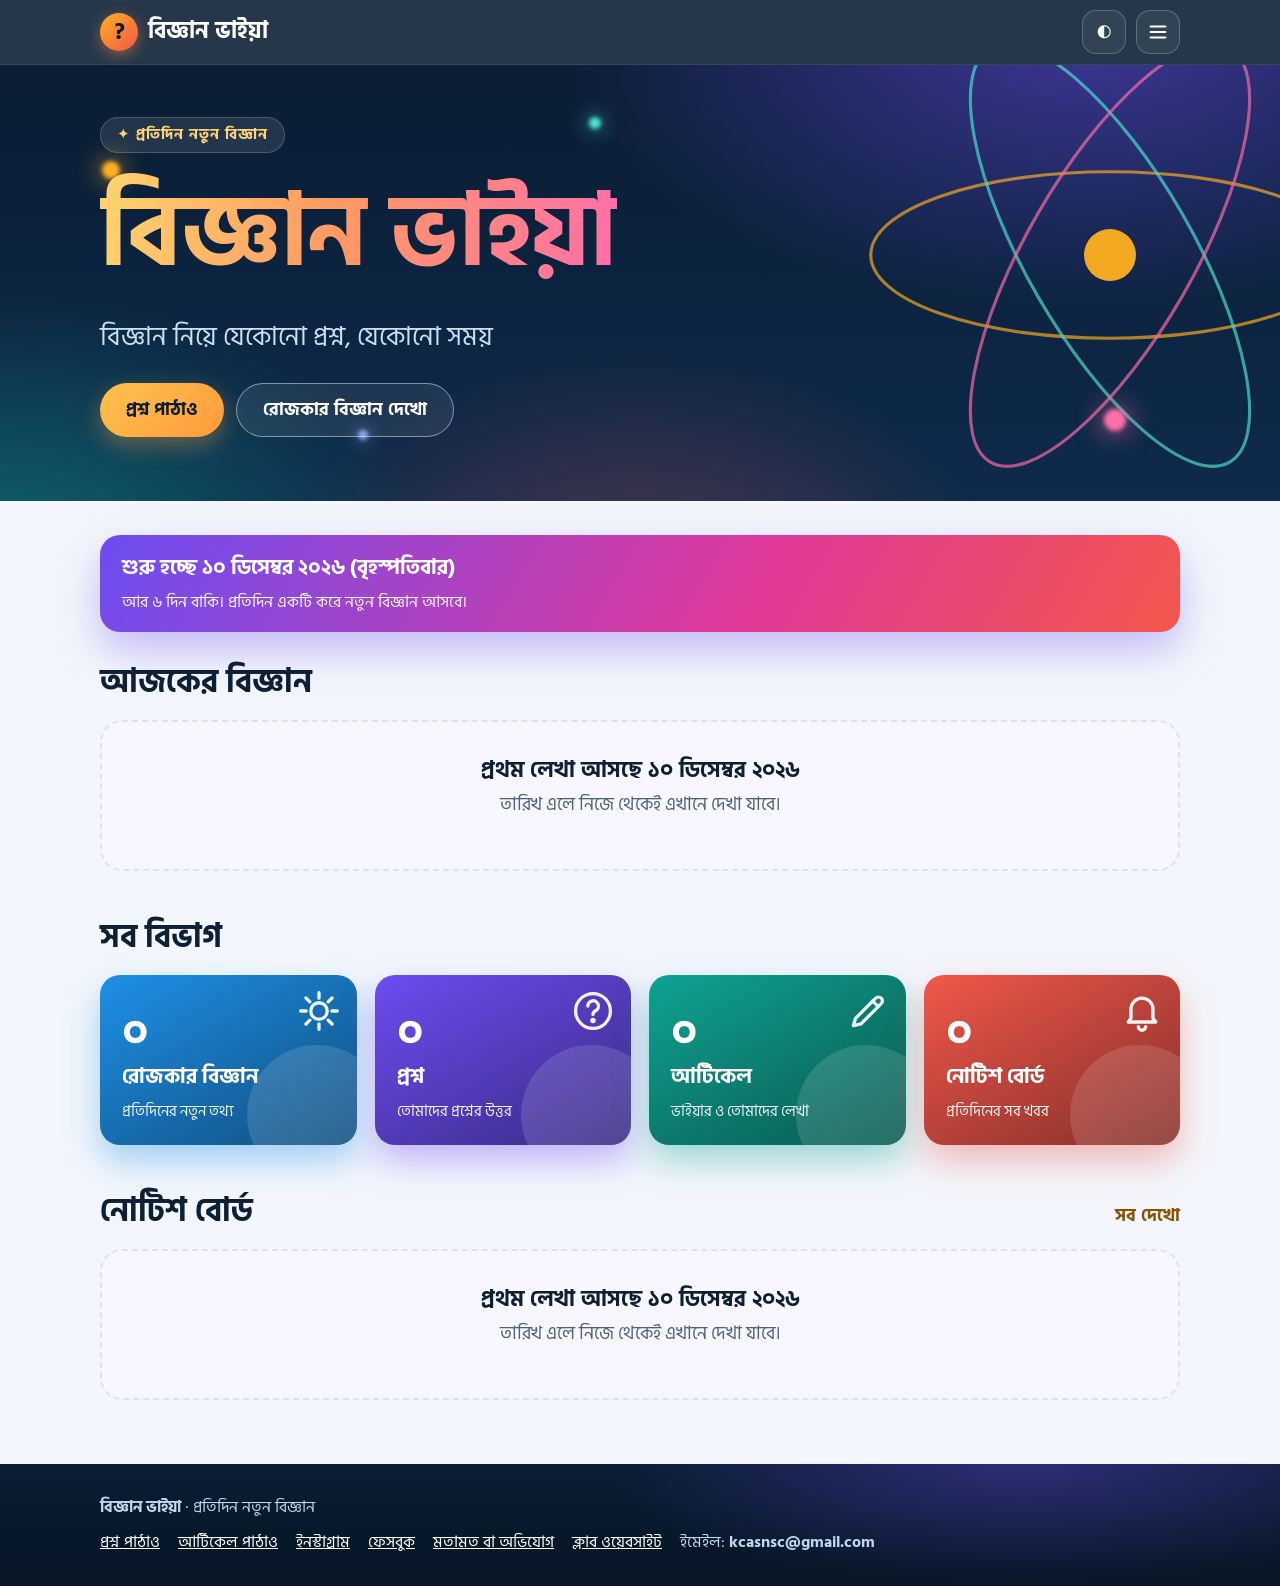
<file: index.html>
<!doctype html>
<html lang="bn">
<head>
<meta charset="utf-8">
<meta name="viewport" content="width=device-width, initial-scale=1, viewport-fit=cover">
<title>বিজ্ঞান ভাইয়া</title>
<link rel="stylesheet" href="https://fonts.googleapis.com/css2?family=Hind+Siliguri:wght@400;600;700&display=swap">
<link rel="stylesheet" href="style.css">
</head>
<body>
<div id="root" data-page="index"></div>
<script src="data.js"></script>
<script src="app.js"></script>
</body>
</html>
</file>
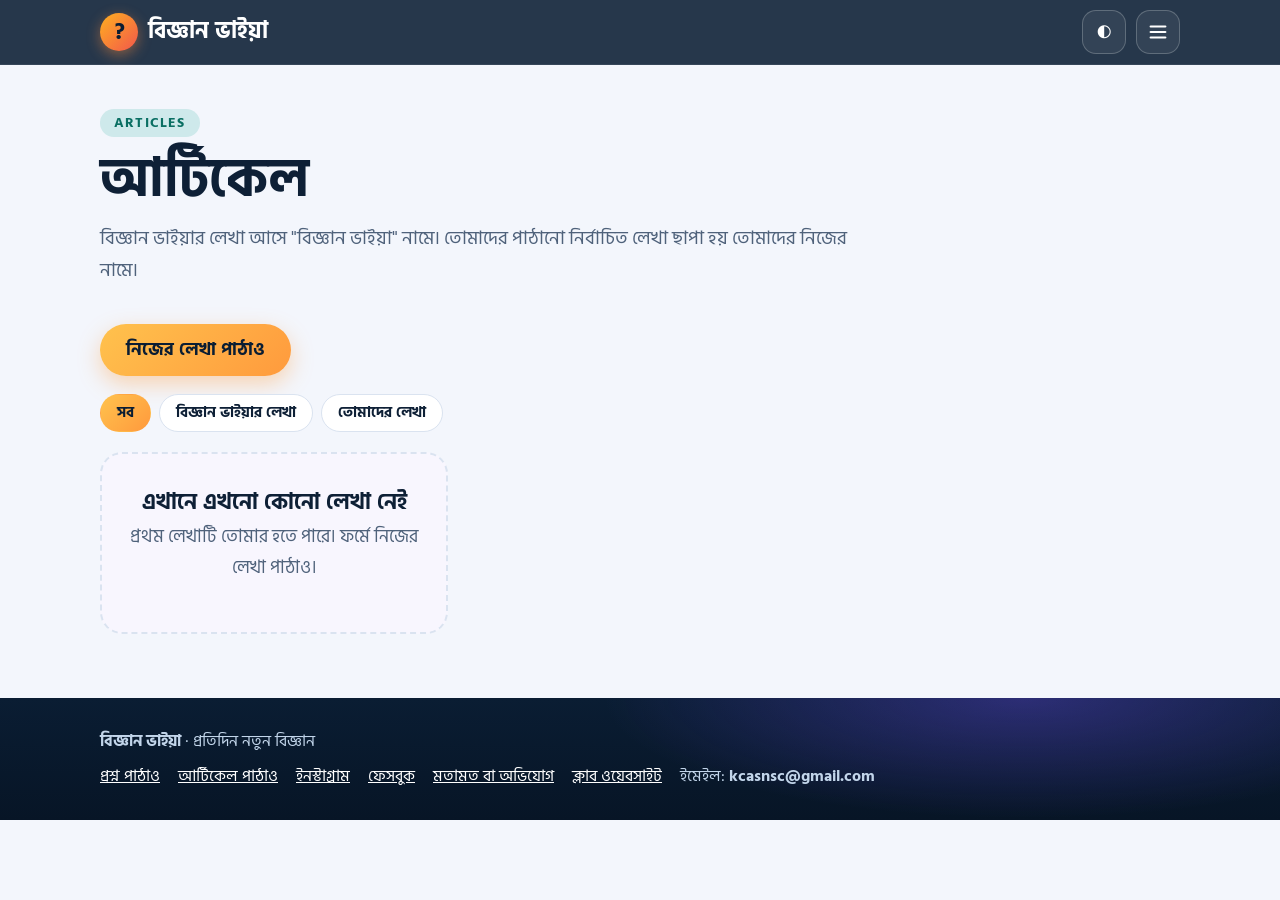
<file: article.html>
<!doctype html>
<html lang="bn">
<head>
<meta charset="utf-8">
<meta name="viewport" content="width=device-width, initial-scale=1, viewport-fit=cover">
<title>আর্টিকেল · বিজ্ঞান ভাইয়া</title>
<link rel="stylesheet" href="https://fonts.googleapis.com/css2?family=Hind+Siliguri:wght@400;600;700&display=swap">
<link rel="stylesheet" href="style.css">
</head>
<body>
<div id="root" data-page="article"></div>
<script src="data.js"></script>
<script src="app.js"></script>
</body>
</html>
</file>
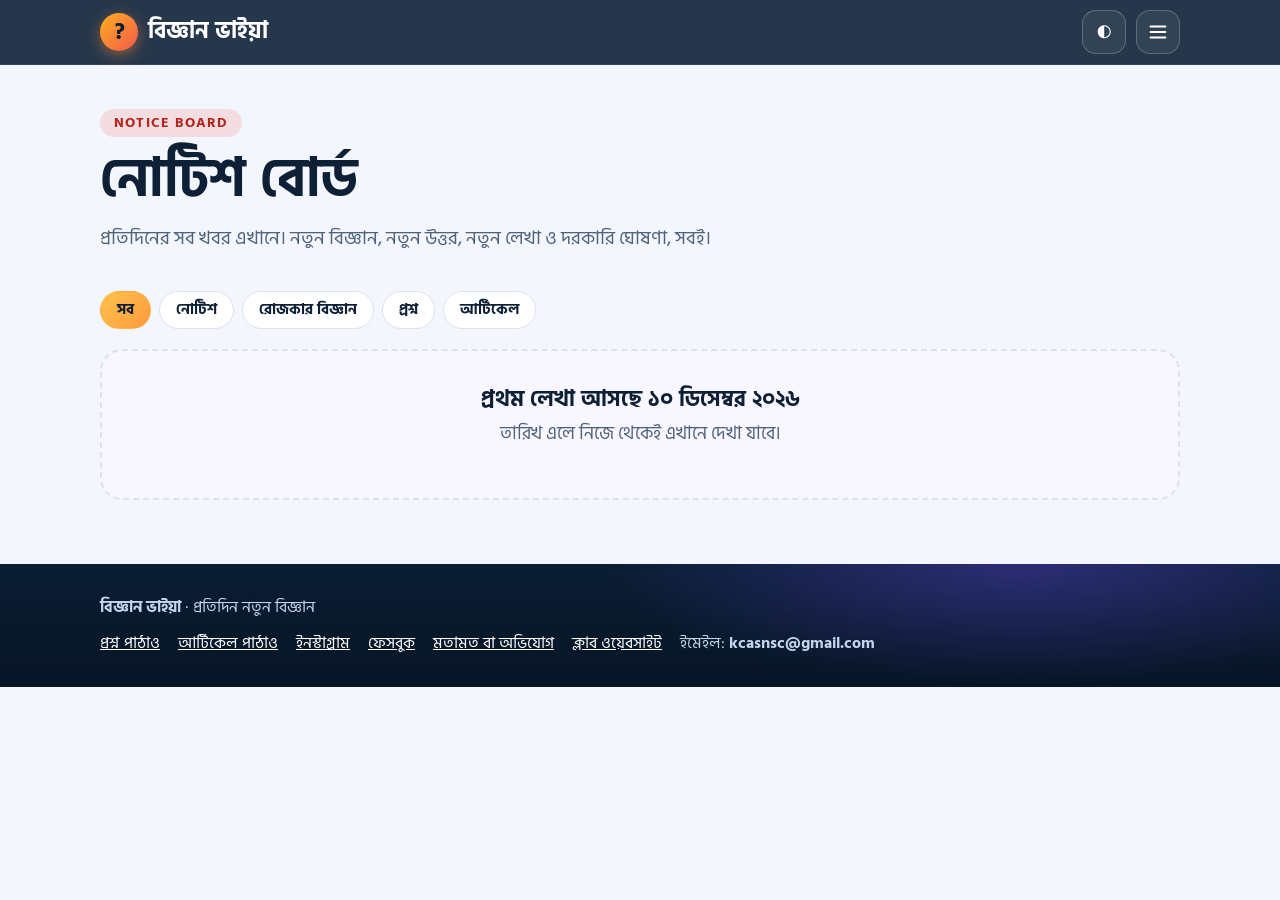
<file: notice-board.html>
<!doctype html>
<html lang="bn">
<head>
<meta charset="utf-8">
<meta name="viewport" content="width=device-width, initial-scale=1, viewport-fit=cover">
<title>নোটিশ বোর্ড · বিজ্ঞান ভাইয়া</title>
<link rel="stylesheet" href="https://fonts.googleapis.com/css2?family=Hind+Siliguri:wght@400;600;700&display=swap">
<link rel="stylesheet" href="style.css">
</head>
<body>
<div id="root" data-page="notice"></div>
<script src="data.js"></script>
<script src="app.js"></script>
</body>
</html>
</file>
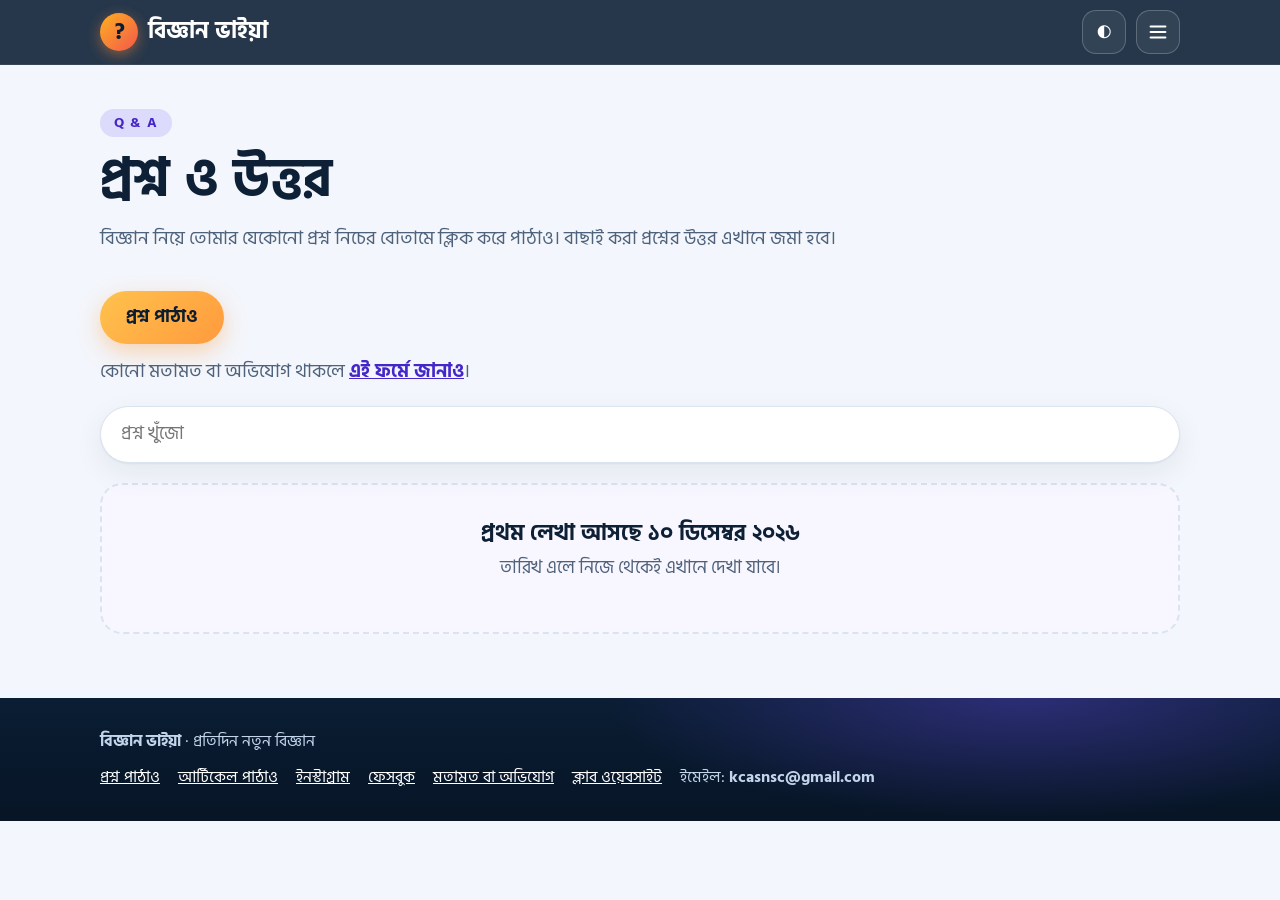
<file: question.html>
<!doctype html>
<html lang="bn">
<head>
<meta charset="utf-8">
<meta name="viewport" content="width=device-width, initial-scale=1, viewport-fit=cover">
<title>প্রশ্ন · বিজ্ঞান ভাইয়া</title>
<link rel="stylesheet" href="https://fonts.googleapis.com/css2?family=Hind+Siliguri:wght@400;600;700&display=swap">
<link rel="stylesheet" href="style.css">
</head>
<body>
<div id="root" data-page="question"></div>
<script src="data.js"></script>
<script src="app.js"></script>
</body>
</html>
</file>
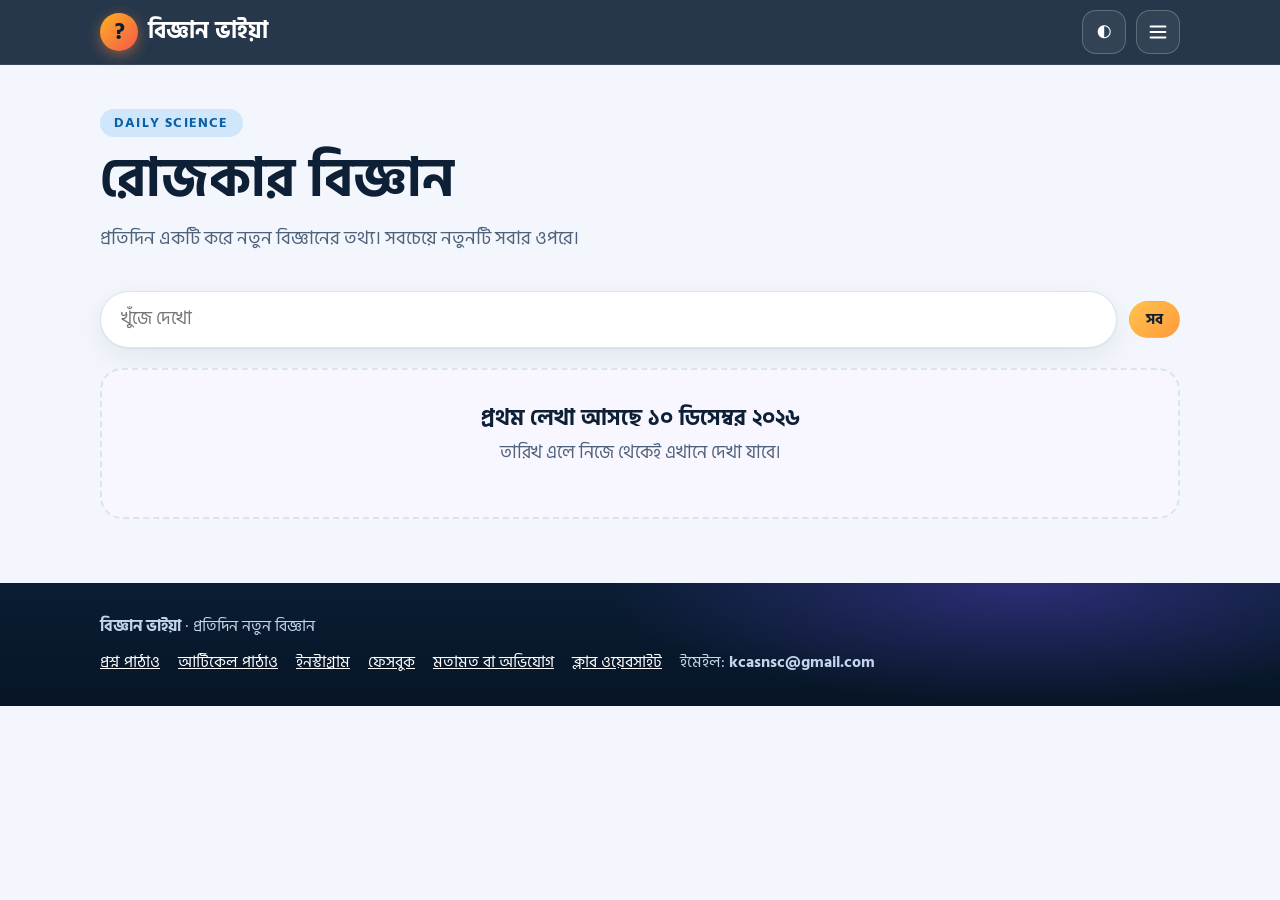
<file: rojkar.html>
<!doctype html>
<html lang="bn">
<head>
<meta charset="utf-8">
<meta name="viewport" content="width=device-width, initial-scale=1, viewport-fit=cover">
<title>রোজকার বিজ্ঞান · বিজ্ঞান ভাইয়া</title>
<link rel="stylesheet" href="https://fonts.googleapis.com/css2?family=Hind+Siliguri:wght@400;600;700&display=swap">
<link rel="stylesheet" href="style.css">
</head>
<body>
<div id="root" data-page="rojkar"></div>
<script src="data.js"></script>
<script src="app.js"></script>
</body>
</html>
</file>
<file: style.css>
/* বিজ্ঞান ভাইয়া: রং ও ফন্ট এখানে বদলানো যাবে।
   ধারণা: রাতের আকাশের মতো গাঢ় নীল হেডার ও হিরো, তার ওপর রঙিন গ্রহের মতো আলাদা আলাদা রং।
   প্রতিটি বিষয়ের (ট্যাগ) নিজের রং আছে, আর নিচের :root-এ রংগুলো নাম ধরে সাজানো। */
:root {
  --bg: #F3F6FC;
  --bg2: #E8EEFA;
  --surface: #FFFFFF;
  --surface2: #EEF3FB;
  --fg: #0E2036;
  --muted: #4F627B;
  --line: #DAE3F0;
  --shadow: 0 1px 2px rgba(14, 32, 54, .05), 0 10px 30px rgba(14, 32, 54, .07);
  --shadow-lg: 0 2px 4px rgba(14, 32, 54, .06), 0 22px 50px rgba(14, 32, 54, .12);

  --navy: #0A1D33;
  --navy2: #123259;
  --hdr-fg: #FFFFFF;
  --hdr-muted: #C2D5EA;

  --amber: #FFB020;  --amber-ink: #8A5300;
  --coral: #F2574B;  --coral-ink: #B3261E;
  --violet: #6C4DF2; --violet-ink: #4527C9;
  --teal: #0FA392;   --teal-ink: #0A6F63;
  --sky: #1E90E8;    --sky-ink: #0B5FA6;
  --pink: #E0399A;   --pink-ink: #A81E70;
  --on-amber: #0A1D33;
  --accent: var(--amber);
  --accent-ink: var(--amber-ink);
  --font: 'Hind Siliguri', 'Noto Sans Bengali', 'Kalpurush', system-ui, sans-serif;
}
@media (prefers-color-scheme: dark) {
  :root:not([data-theme="light"]) {
    --bg: #071524; --bg2: #0B1E33; --surface: #0F2741; --surface2: #153356; --fg: #EAF2FB; --muted: #9FB6CE; --line: #223F63;
    --shadow: 0 1px 2px rgba(0, 0, 0, .3), 0 12px 32px rgba(0, 0, 0, .35); --shadow-lg: 0 2px 4px rgba(0, 0, 0, .3), 0 24px 54px rgba(0, 0, 0, .5);
    --amber-ink: #FFC24D; --coral-ink: #FF8C82; --violet-ink: #B3A1FF; --teal-ink: #52E0CF; --sky-ink: #6EC3FF; --pink-ink: #FF8ACB;
    color-scheme: dark;
  }
}
:root[data-theme="dark"] {
  --bg: #071524; --bg2: #0B1E33; --surface: #0F2741; --surface2: #153356; --fg: #EAF2FB; --muted: #9FB6CE; --line: #223F63;
  --shadow: 0 1px 2px rgba(0, 0, 0, .3), 0 12px 32px rgba(0, 0, 0, .35); --shadow-lg: 0 2px 4px rgba(0, 0, 0, .3), 0 24px 54px rgba(0, 0, 0, .5);
  --amber-ink: #FFC24D; --coral-ink: #FF8C82; --violet-ink: #B3A1FF; --teal-ink: #52E0CF; --sky-ink: #6EC3FF; --pink-ink: #FF8ACB;
  color-scheme: dark;
}

/* বিষয়ভেদে রং: যেকোনো উপাদানে c-xxx ক্লাস দিলে --c (মূল রং) ও --ink (লেখার রং) পাওয়া যায় */
.c-amber  { --c: var(--amber);  --ink: var(--amber-ink);  --on: var(--on-amber); }
.c-coral  { --c: var(--coral);  --ink: var(--coral-ink);  --on: #FFFFFF; }
.c-violet { --c: var(--violet); --ink: var(--violet-ink); --on: #FFFFFF; }
.c-teal   { --c: var(--teal);   --ink: var(--teal-ink);   --on: #FFFFFF; }
.c-sky    { --c: var(--sky);    --ink: var(--sky-ink);    --on: #FFFFFF; }
.c-pink   { --c: var(--pink);   --ink: var(--pink-ink);   --on: #FFFFFF; }

* { box-sizing: border-box; }
html { scroll-behavior: smooth; }
body {
  margin: 0; color: var(--fg); font-family: var(--font); font-size: 18px; line-height: 1.7;
  background: var(--bg);
  padding-left: max(16px, env(safe-area-inset-left, 0px));
  padding-right: max(16px, env(safe-area-inset-right, 0px));
}
body::before { content: ""; position: fixed; inset: 0 0 auto; height: env(safe-area-inset-top, 0px); background: var(--navy); z-index: 30; }
h1, h2, h3 { line-height: 1.3; margin: 0; text-wrap: balance; }
p { margin: 0 0 .8em; }
a { color: inherit; }
[hidden] { display: none !important; }
.wrap { max-width: 1080px; margin: 0 auto; }
.bleed { margin-left: calc(-1 * max(16px, env(safe-area-inset-left, 0px))); margin-right: calc(-1 * max(16px, env(safe-area-inset-right, 0px))); padding-left: max(16px, env(safe-area-inset-left, 0px)); padding-right: max(16px, env(safe-area-inset-right, 0px)); }
:focus-visible { outline: 3px solid var(--amber); outline-offset: 2px; border-radius: 8px; }
.mono { font-variant-numeric: tabular-nums; }

/* ---------- হেডার ---------- */
.site-header { position: sticky; top: env(safe-area-inset-top, 0px); z-index: 20; color: var(--hdr-fg); background: rgba(10, 29, 51, .88); -webkit-backdrop-filter: blur(14px); backdrop-filter: blur(14px); border-bottom: 1px solid rgba(255, 255, 255, .08); }
.site-header .wrap { display: flex; align-items: center; gap: 14px; padding-block: 10px; }
.brand { display: flex; align-items: center; gap: 10px; text-decoration: none; font-weight: 700; font-size: 23px; white-space: nowrap; }
.brand .mark { width: 38px; height: 38px; border-radius: 50%; background: linear-gradient(135deg, var(--amber), var(--coral)); color: var(--on-amber); display: grid; place-items: center; font-size: 24px; line-height: 1; box-shadow: 0 4px 14px rgba(255, 140, 60, .45); }
.hdr-actions { margin-left: auto; display: flex; gap: 10px; align-items: center; }
.theme-btn, .menu-btn { width: 44px; height: 44px; border-radius: 14px; border: 1px solid rgba(255, 255, 255, .22); background: rgba(255, 255, 255, .06); color: var(--hdr-fg); cursor: pointer; display: grid; place-items: center; font-size: 18px; transition: background .15s; }
.theme-btn:hover, .menu-btn:hover { background: rgba(255, 255, 255, .14); }
.menu-btn[aria-expanded="true"] { background: var(--amber); color: var(--on-amber); border-color: var(--amber); }
.site-header .menu { position: absolute; left: 0; right: 0; top: 100%; background: rgba(10, 29, 51, .97); -webkit-backdrop-filter: blur(14px); backdrop-filter: blur(14px); border-top: 1px solid rgba(255, 255, 255, .08); box-shadow: 0 24px 40px rgba(0, 0, 0, .35); padding-left: max(16px, env(safe-area-inset-left, 0px)); padding-right: max(16px, env(safe-area-inset-right, 0px)); }
.site-header .menu .menu-in { display: grid; align-items: stretch; gap: 0; padding-block: 8px 12px; }
.menu-in a { display: flex; align-items: center; gap: 14px; color: var(--hdr-fg); text-decoration: none; padding: 13px 4px; font-weight: 700; font-size: 20px; border-bottom: 1px solid rgba(255, 255, 255, .07); }
.menu-in a:last-child { border-bottom: 0; }
.menu-in a i { width: 14px; height: 14px; border-radius: 50%; background: var(--c); flex: none; box-shadow: 0 0 0 4px color-mix(in srgb, var(--c) 28%, transparent); }
.menu-in a:hover { color: var(--amber); }
.menu-in a[aria-current="page"] { color: var(--amber); }

/* ---------- হিরো ---------- */
.hero { position: relative; color: #FFFFFF; overflow: hidden; isolation: isolate;
  background:
    radial-gradient(900px 480px at 85% -10%, rgba(108, 77, 242, .55), transparent 60%),
    radial-gradient(700px 420px at 0% 110%, rgba(15, 163, 146, .45), transparent 60%),
    radial-gradient(600px 400px at 50% 120%, rgba(242, 87, 75, .28), transparent 60%),
    linear-gradient(180deg, #0A1D33, #0E2A4C); }
.hero .wrap { position: relative; padding-block: 52px 64px; display: grid; gap: 16px; z-index: 2; }
.hero .eyebrow { display: inline-flex; width: fit-content; align-items: center; gap: 8px; background: rgba(255, 255, 255, .1); border: 1px solid rgba(255, 255, 255, .18); color: #FFD27A; font-weight: 700; font-size: 15px; letter-spacing: 1px; padding: 4px 16px; border-radius: 999px; }
.hero h1 { font-size: clamp(50px, 11vw, 100px); font-weight: 700; letter-spacing: -.5px; background: linear-gradient(95deg, #FFD36E 0%, #FF9A62 45%, #FF6FA8 100%); -webkit-background-clip: text; background-clip: text; color: transparent; width: fit-content; max-width: 100%; }
.hero p.lead { font-size: clamp(20px, 3.2vw, 26px); color: #CFE0F2; max-width: 28em; margin: 0; }
.orbit { position: absolute; right: -90px; top: -70px; width: 520px; height: 520px; z-index: 1; opacity: .95; pointer-events: none; }
.orb { position: absolute; border-radius: 50%; filter: blur(2px); z-index: 1; animation: drift 14s ease-in-out infinite; pointer-events: none; }
.orb.o1 { width: 18px; height: 18px; background: #FFB020; left: 8%; top: 22%; box-shadow: 0 0 24px #FFB020; }
.orb.o2 { width: 12px; height: 12px; background: #4FE3D2; left: 46%; top: 12%; box-shadow: 0 0 20px #4FE3D2; animation-delay: -4s; }
.orb.o3 { width: 22px; height: 22px; background: #FF6FA8; right: 12%; bottom: 16%; box-shadow: 0 0 28px #FF6FA8; animation-delay: -8s; }
.orb.o4 { width: 10px; height: 10px; background: #8EA2FF; left: 28%; bottom: 14%; box-shadow: 0 0 18px #8EA2FF; animation-delay: -2s; }
@keyframes drift { 0%, 100% { transform: translate(0, 0); } 50% { transform: translate(14px, -18px); } }
.actions { display: flex; flex-wrap: wrap; gap: 12px; margin-top: 8px; }
.btn { display: inline-flex; align-items: center; gap: 8px; background: linear-gradient(135deg, #FFC24D, #FF9A3D); color: var(--on-amber); font: inherit; font-weight: 700; padding: 11px 26px; border-radius: 999px; text-decoration: none; border: 0; cursor: pointer; box-shadow: 0 8px 22px rgba(255, 154, 61, .38); transition: transform .15s, box-shadow .15s; }
.btn:hover { transform: translateY(-2px); box-shadow: 0 12px 28px rgba(255, 154, 61, .5); }
.btn.ghost { background: rgba(255, 255, 255, .08); color: #FFFFFF; border: 1.5px solid rgba(255, 255, 255, .45); box-shadow: none; }
main .btn.ghost { color: var(--fg); border-color: var(--line); background: var(--surface); }

/* ---------- সেকশন ও কার্ড ---------- */
main { padding-block: 34px 64px; }
.section { margin-top: 46px; }
.section > h2, .head-row h2 { font-size: clamp(26px, 4.4vw, 32px); margin-bottom: 16px; }
.head-row { display: flex; justify-content: space-between; align-items: baseline; gap: 12px; margin-bottom: 16px; }
.head-row h2 { margin: 0; }
.head-row a { color: var(--accent-ink); font-weight: 700; text-decoration: none; }
.head-row a:hover { text-decoration: underline; }
.page-head { position: relative; padding: 8px 0 6px; margin-bottom: 8px; }
.page-head .kicker { display: inline-block; font-weight: 700; font-size: 14px; letter-spacing: 1.2px; color: var(--ink); background: color-mix(in srgb, var(--c) 16%, transparent); border-radius: 999px; padding: 2px 14px; margin-bottom: 8px; }
.page-title { font-size: clamp(34px, 7vw, 54px); font-weight: 700; margin-bottom: 8px; }
.page-sub { color: var(--muted); max-width: 40em; margin-bottom: 22px; font-size: 19px; }
.grid { display: grid; gap: 18px; grid-template-columns: repeat(auto-fill, minmax(min(100%, 280px), 1fr)); }
.list { display: grid; gap: 16px; }
.card { background: var(--surface); border: 1px solid var(--line); border-radius: 20px; padding: 20px 22px; min-width: 0; box-shadow: var(--shadow); }
.card h3 { font-size: 22px; margin-bottom: 6px; }
.card p:last-child { margin-bottom: 0; }
.meta { display: flex; flex-wrap: wrap; gap: 8px; align-items: center; color: var(--muted); font-size: 15px; }
.chip { display: inline-block; background: color-mix(in srgb, var(--c, var(--muted)) 16%, transparent); color: var(--ink, var(--fg)); border-radius: 999px; padding: 1px 13px; font-size: 14px; font-weight: 700; }
.chip.solid { background: var(--c); color: var(--on); }

/* রোজকার বিজ্ঞানের কার্ড: বাঁ পাশে তারিখের রঙিন টাইল */
.post { display: grid; grid-template-columns: 76px 1fr; gap: 18px; background: var(--surface); border: 1px solid var(--line); border-radius: 22px; padding: 20px; box-shadow: var(--shadow); min-width: 0; }
.datetile { width: 76px; height: 86px; border-radius: 18px; background: linear-gradient(160deg, var(--c), color-mix(in srgb, var(--c) 65%, #000)); color: var(--on); display: grid; place-content: center; text-align: center; line-height: 1.1; box-shadow: 0 10px 22px color-mix(in srgb, var(--c) 40%, transparent); }
.datetile b { font-size: 34px; display: block; }
.datetile span { font-size: 14px; font-weight: 700; opacity: .95; }
.post h3 { font-size: 23px; margin: 6px 0 8px; }
.post .body { min-width: 0; }
.post p:last-of-type { margin-bottom: 0; }

/* আজকের বিজ্ঞান: গ্রেডিয়েন্ট বর্ডারওয়ালা বড় কার্ড */
.today { position: relative; border-radius: 28px; padding: 3px; background: linear-gradient(120deg, #FFB020, #F2574B 40%, #6C4DF2 75%, #1E90E8); box-shadow: var(--shadow-lg); }
.today-in { background: var(--surface); border-radius: 25px; padding: 28px clamp(20px, 4vw, 36px); display: grid; gap: 10px; }
.today-in h2 { font-size: clamp(28px, 5.4vw, 40px); margin: 0; }
.today-in p { font-size: 19px; }
.try { background: color-mix(in srgb, var(--c, var(--amber)) 13%, var(--surface)); border-radius: 14px; padding: 12px 16px; margin-top: 8px; border: 1px dashed color-mix(in srgb, var(--c, var(--amber)) 55%, transparent); }
.try b { color: var(--ink, var(--amber-ink)); }

/* হোমের রঙিন বিভাগ-টাইল */
.tiles { grid-template-columns: repeat(auto-fill, minmax(min(100%, 240px), 1fr)); }
.tile { position: relative; overflow: hidden; text-decoration: none; display: grid; gap: 4px; align-content: end; min-height: 170px; border: 0; color: var(--on); background: linear-gradient(150deg, var(--c), color-mix(in srgb, var(--c) 55%, #000)); box-shadow: 0 16px 34px color-mix(in srgb, var(--c) 38%, transparent); transition: transform .2s, box-shadow .2s; }
.tile:hover { transform: translateY(-4px); box-shadow: 0 22px 42px color-mix(in srgb, var(--c) 50%, transparent); }
.tile .ic { position: absolute; right: 16px; top: 14px; width: 44px; height: 44px; opacity: .92; }
.tile::after { content: ""; position: absolute; right: -30px; bottom: -40px; width: 140px; height: 140px; border-radius: 50%; background: rgba(255, 255, 255, .13); }
.tile .num { font-size: 44px; font-weight: 700; line-height: 1; }
.tile .lbl { font-weight: 700; font-size: 21px; }
.tile .hint { font-size: 15px; opacity: .92; }

/* ফিল্টার, সার্চ */
.toolbar { display: flex; flex-wrap: wrap; gap: 12px; align-items: center; margin-bottom: 20px; }
.search { flex: 1 1 240px; min-width: 0; font: inherit; padding: 12px 20px; border-radius: 999px; border: 1.5px solid var(--line); background: var(--surface); color: var(--fg); box-shadow: var(--shadow); }
.search:focus { border-color: var(--amber); outline: none; }
.filters { display: flex; flex-wrap: wrap; gap: 8px; }
.filters button { font: inherit; font-size: 15px; font-weight: 700; background: var(--surface); color: var(--fg); border: 1.5px solid var(--line); border-radius: 999px; padding: 5px 16px; cursor: pointer; transition: transform .12s; }
.filters button:hover { transform: translateY(-1px); }
.filters button[aria-pressed="true"] { background: linear-gradient(135deg, #FFC24D, #FF9A3D); color: var(--on-amber); border-color: transparent; }

/* প্রশ্ন-উত্তর */
details.qa { background: var(--surface); border: 1px solid var(--line); border-radius: 18px; padding: 4px 22px; box-shadow: var(--shadow); }
details.qa + details.qa { margin-top: 12px; }
details.qa summary { cursor: pointer; font-weight: 700; font-size: 20px; padding: 14px 0; display: flex; align-items: center; gap: 14px; list-style: none; }
details.qa summary::-webkit-details-marker { display: none; }
details.qa summary::before { content: "?"; flex: none; width: 34px; height: 34px; border-radius: 50%; background: linear-gradient(135deg, var(--violet), var(--sky)); color: #FFFFFF; display: grid; place-items: center; font-size: 19px; }
details.qa summary::after { content: "+"; margin-left: auto; font-size: 26px; color: var(--muted); }
details.qa[open] summary::after { content: "−"; }
details.qa[open] summary { color: var(--violet-ink); }
details.qa .ans { padding: 0 0 16px 48px; }

ol.steps { padding-left: 1.3em; margin: 6px 0 12px; }
ol.steps li { margin-bottom: 4px; }
ul.plain { margin: 6px 0 12px; padding-left: 1.2em; }
.safety { color: var(--muted); font-size: 16px; border-top: 1px dashed var(--line); padding-top: 10px; }
.empty { border: 2px dashed var(--line); border-radius: 22px; padding: 34px 22px; text-align: center; color: var(--muted); background: color-mix(in srgb, var(--violet) 5%, var(--surface)); }
.empty h3 { color: var(--fg); margin-bottom: 6px; font-size: 22px; }

/* আর্টিকেল */
.article { display: grid; gap: 4px; align-content: start; }
.article h3 { margin-top: 6px; }

/* নোটিশ */
.notice { background: var(--surface); border: 1px solid var(--line); border-radius: 18px; padding: 14px 20px; display: grid; gap: 4px; margin-bottom: 12px; box-shadow: var(--shadow); }
.notice h3 { font-size: 20px; margin: 0; }
.notice p { margin: 0; color: var(--muted); }
.notice.pinned { background: linear-gradient(135deg, color-mix(in srgb, var(--amber) 22%, var(--surface)), color-mix(in srgb, var(--coral) 14%, var(--surface))); border-color: color-mix(in srgb, var(--amber) 60%, transparent); }
a.notice-link { text-decoration: none; display: block; }
a.notice-link:hover .notice { border-color: var(--c, var(--amber)); }
h3.month { font-size: 20px; margin: 22px 0 10px; color: var(--accent-ink); }

.banner { display: grid; gap: 2px; color: #FFFFFF; border-radius: 20px; padding: 16px 22px; margin-bottom: 30px; background: linear-gradient(120deg, #6C4DF2, #E0399A 60%, #F2574B); box-shadow: 0 18px 40px rgba(108, 77, 242, .35); }
.banner b { font-size: 21px; }
.banner span { font-size: 16px; opacity: .95; }

/* ---------- ফুটার ---------- */
.site-footer { color: var(--hdr-muted); font-size: 16px; background: radial-gradient(700px 200px at 80% 0%, rgba(108, 77, 242, .35), transparent 60%), linear-gradient(180deg, #0A1D33, #071526); }
.site-footer .wrap { padding-block: 30px; display: grid; gap: 8px; }
.site-footer a { color: #FFFFFF; }
.site-footer .links { display: flex; flex-wrap: wrap; gap: 6px 18px; }

@media (prefers-reduced-motion: reduce) { html { scroll-behavior: auto; } .orb { animation: none; } .tile, .btn, .filters button { transition: none; } }
@media (max-width: 560px) {
  body { font-size: 17px; }
  .orbit { right: -230px; top: -110px; }
  .post { grid-template-columns: 1fr; }
  .datetile { width: auto; height: auto; grid-auto-flow: column; justify-content: start; align-items: baseline; gap: 8px; padding: 6px 16px; border-radius: 14px; width: fit-content; }
  .datetile b { font-size: 24px; }
  details.qa .ans { padding-left: 0; }
  .tile { min-height: 140px; }
}
</file>
